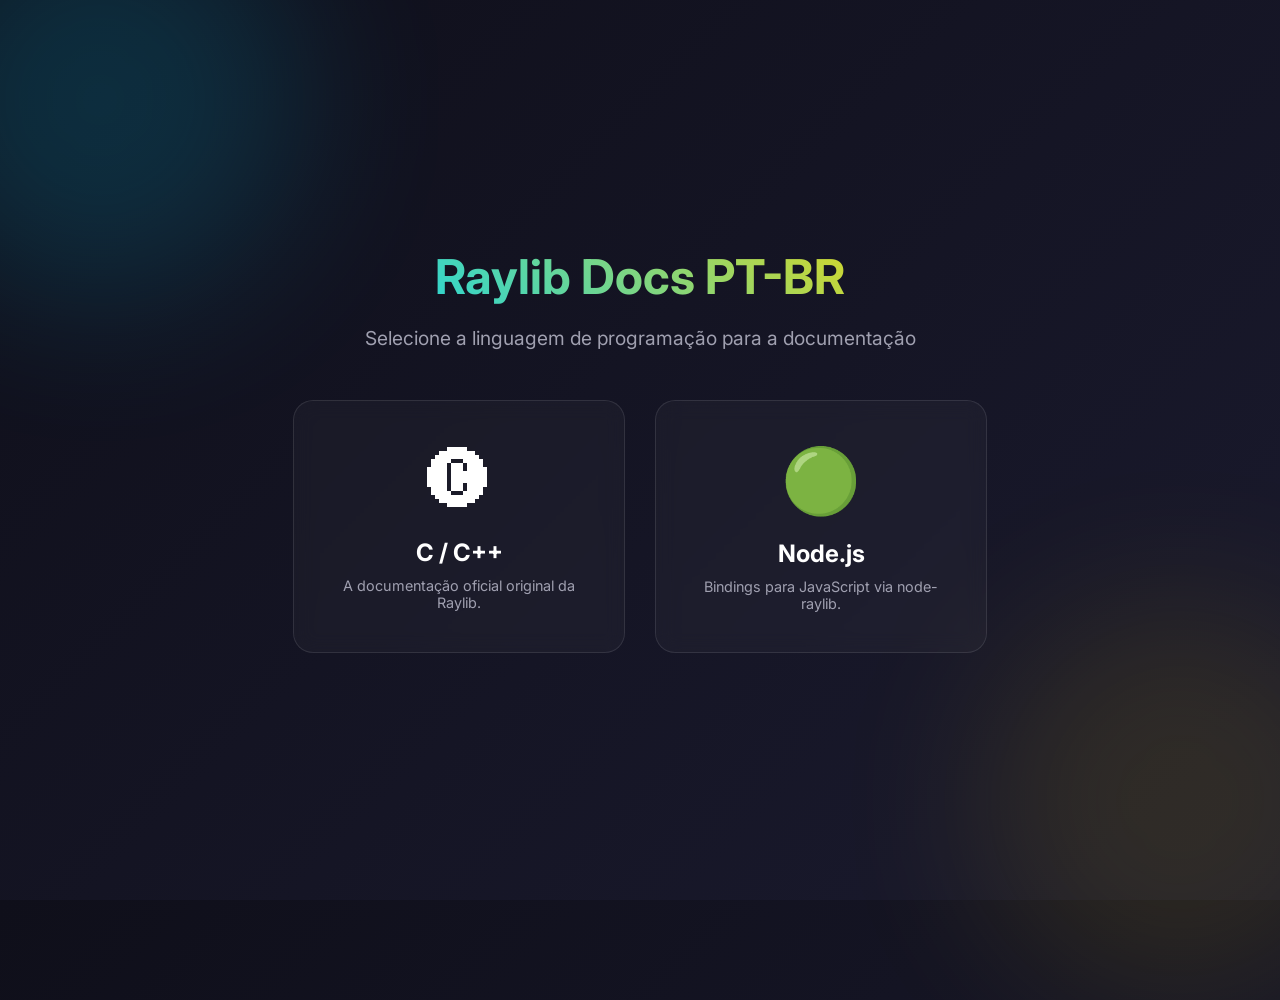
<file: public/index.html>
<!DOCTYPE html>
<html lang="pt-BR">
<head>
    <meta charset="UTF-8">
    <meta name="viewport" content="width=device-width, initial-scale=1.0">
    <title>Raylib & Node-Raylib Docs | Selecione a Linguagem</title>
    <link rel="preconnect" href="https://fonts.googleapis.com">
    <link rel="preconnect" href="https://fonts.gstatic.com" crossorigin>
    <link href="https://fonts.googleapis.com/css2?family=Inter:wght@300;400;600;800&display=swap" rel="stylesheet">
    <link rel="stylesheet" href="styles.css">
    <style>
        body {
            display: flex;
            align-items: center;
            justify-content: center;
            min-height: 100vh;
            background: linear-gradient(135deg, #0f0f1a 0%, #1a1a2e 100%);
            margin: 0;
            overflow: hidden;
        }

        .landing-container {
            text-align: center;
            z-index: 10;
        }

        h1 {
            font-size: 3rem;
            margin-bottom: 10px;
            background: -webkit-linear-gradient(45deg, #00d4ff, #FFD700);
            -webkit-background-clip: text;
            -webkit-text-fill-color: transparent;
        }
        
        p.subtitle {
            color: #a0a0b0;
            font-size: 1.2rem;
            margin-bottom: 50px;
        }

        .cards {
            display: flex;
            gap: 30px;
            justify-content: center;
            flex-wrap: wrap;
        }

        .card {
            background: rgba(255, 255, 255, 0.03);
            border: 1px solid rgba(255, 255, 255, 0.1);
            border-radius: 20px;
            padding: 40px;
            width: 250px;
            cursor: pointer;
            transition: all 0.3s ease;
            backdrop-filter: blur(10px);
            text-decoration: none;
            color: white;
            display: flex;
            flex-direction: column;
            align-items: center;
        }

        .card:hover {
            transform: translateY(-10px);
            background: rgba(255, 255, 255, 0.08);
            border-color: rgba(255, 255, 255, 0.3);
            box-shadow: 0 10px 30px rgba(0, 212, 255, 0.2);
        }

        .card-icon {
            font-size: 4rem;
            margin-bottom: 20px;
        }

        .card h2 {
            font-size: 1.5rem;
            margin: 0 0 10px 0;
        }

        .card p {
            color: #a0a0b0;
            font-size: 0.9rem;
            margin: 0;
        }
        
        .blob {
            position: absolute;
            filter: blur(80px);
            z-index: 1;
            opacity: 0.5;
        }
        .blob-1 {
            top: -100px;
            left: -100px;
            width: 400px;
            height: 400px;
            background: rgba(0, 212, 255, 0.3);
            border-radius: 50%;
        }
        .blob-2 {
            bottom: -100px;
            right: -100px;
            width: 400px;
            height: 400px;
            background: rgba(255, 215, 0, 0.2);
            border-radius: 50%;
        }
    </style>
</head>
<body>
    <div class="blob blob-1"></div>
    <div class="blob blob-2"></div>

    <div class="landing-container">
        <h1>Raylib Docs PT-BR</h1>
        <p class="subtitle">Selecione a linguagem de programação para a documentação</p>

        <div class="cards">
            <a href="docs.html?lang=c" class="card">
                <div class="card-icon">🅒</div>
                <h2>C / C++</h2>
                <p>A documentação oficial original da Raylib.</p>
            </a>
            
            <a href="docs.html?lang=node" class="card">
                <div class="card-icon">🟢</div>
                <h2>Node.js</h2>
                <p>Bindings para JavaScript via node-raylib.</p>
            </a>
        </div>
    </div>
</body>
</html>
</file>
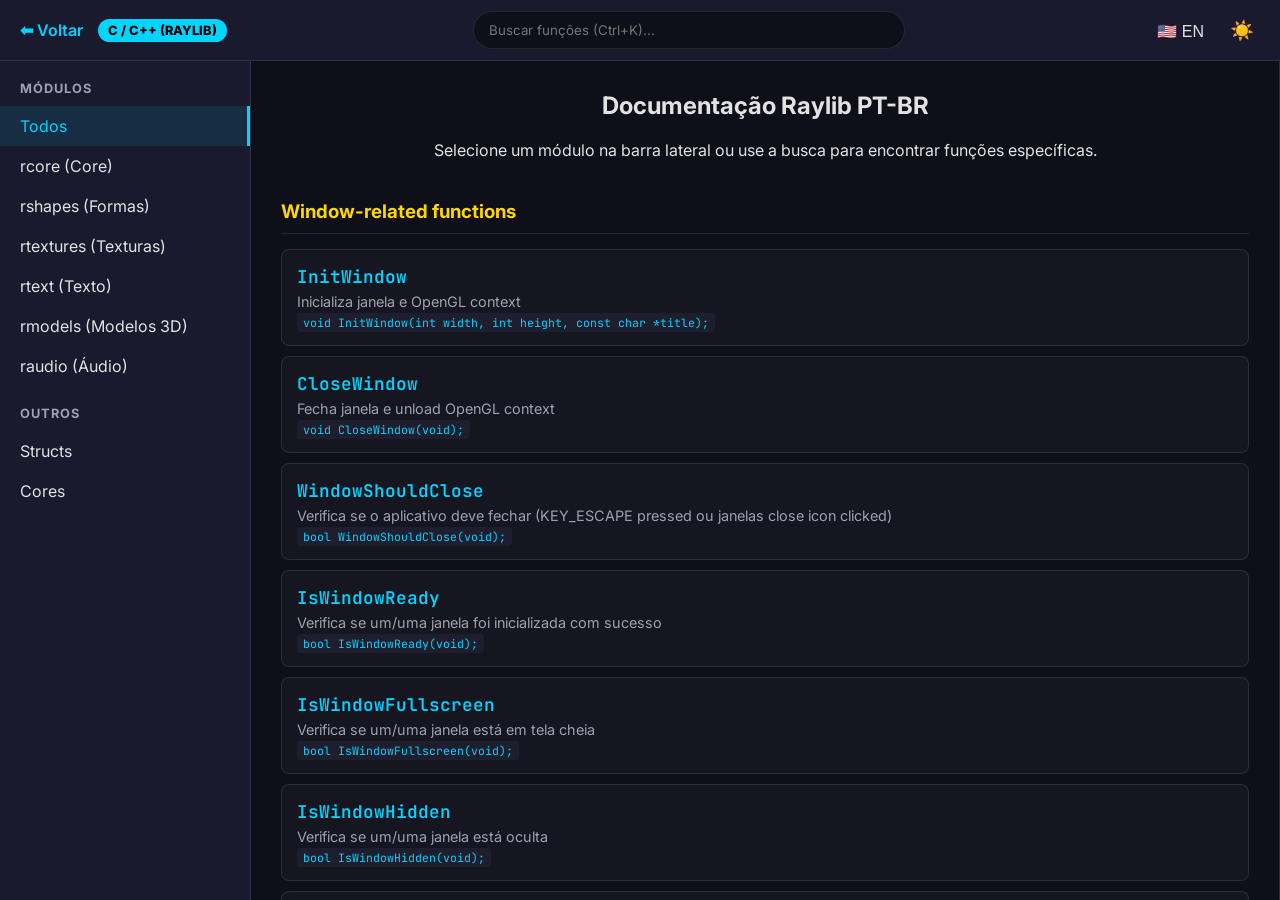
<file: public/docs.html>
<!DOCTYPE html>
<html lang="pt-BR">
<head>
    <meta charset="UTF-8">
    <meta name="viewport" content="width=device-width, initial-scale=1.0">
    <title>Raylib Docs</title>
    <link rel="preconnect" href="https://fonts.googleapis.com">
    <link rel="preconnect" href="https://fonts.gstatic.com" crossorigin>
    <link href="https://fonts.googleapis.com/css2?family=Inter:wght@300;400;600&family=JetBrains+Mono:wght@400;700&display=swap" rel="stylesheet">
    <link rel="stylesheet" href="styles.css">
</head>
<body>
    <!-- Topbar -->
    <header class="topbar">
        <div class="logo">
            <a href="index.html">⬅ Voltar</a>
            <span id="current-lang-badge">Raylib</span>
        </div>
        <div class="search-container">
            <input type="text" id="search-input" placeholder="Buscar funções (Ctrl+K)...">
        </div>
        <div class="controls">
            <button id="ui-lang-toggle" title="Mudar idioma / Change language" style="font-size: 1rem; margin-right: 10px;">🇺🇸 EN</button>
            <button id="theme-toggle">☀️</button>
        </div>
    </header>

    <div class="layout">
        <!-- Sidebar -->
        <aside class="sidebar">
            <nav id="nav-modules">
                <h3>Módulos</h3>
                <ul>
                    <li data-module="all" class="active">Todos</li>
                    <li data-module="rcore">rcore (Core)</li>
                    <li data-module="rshapes">rshapes (Formas)</li>
                    <li data-module="rtextures">rtextures (Texturas)</li>
                    <li data-module="rtext">rtext (Texto)</li>
                    <li data-module="rmodels">rmodels (Modelos 3D)</li>
                    <li data-module="raudio">raudio (Áudio)</li>
                </ul>
                
                <h3>Outros</h3>
                <ul>
                    <li data-view="structs">Structs</li>
                    <li data-view="colors">Cores</li>
                </ul>
            </nav>
        </aside>

        <!-- Main Content -->
        <main class="content">
            <div id="welcome-msg" class="welcome-msg">
                <h2>Documentação Raylib PT-BR</h2>
                <p>Selecione um módulo na barra lateral ou use a busca para encontrar funções específicas.</p>
                
                <div class="getting-started" id="getting-started-node" style="display: none;">
                    <h3>Começando com node-raylib</h3>
                    <pre><code>npm install raylib</code></pre>
                    <pre><code>const r = require('raylib');

r.InitWindow(800, 450, "Olá Mundo");
r.SetTargetFPS(60);

while (!r.WindowShouldClose()) {
    r.BeginDrawing();
    r.ClearBackground(r.RAYWHITE);
    r.DrawText("node-raylib funciona!", 190, 200, 20, r.LIGHTGRAY);
    r.EndDrawing();
}

r.CloseWindow();</code></pre>
                </div>
            </div>

            <div id="results-container">
                <!-- Functions will be rendered here -->
            </div>
        </main>

        <!-- Right Panel (Details) -->
        <aside class="details-panel" id="details-panel">
            <div class="details-content">
                <button id="close-details">×</button>
                <div id="details-body">
                    <p class="placeholder">Selecione uma função para ver os detalhes.</p>
                </div>
            </div>
        </aside>
    </div>

    <script src="data.js"></script>
    <script src="app.js"></script>
</body>
</html>
</file>
<file: public/styles.css>
:root {
    /* Dark Theme (Default) */
    --bg-main: #0f0f1a;
    --bg-sidebar: #1a1a2e;
    --bg-panel: #161625;
    --bg-card: rgba(255, 255, 255, 0.03);
    --bg-card-hover: rgba(255, 255, 255, 0.08);
    --text-main: #e2e2e2;
    --text-muted: #a0a0b0;
    --border-color: rgba(255, 255, 255, 0.1);
    --accent: #00d4ff;
    --accent-hover: #00b0d4;
    --raylib-yellow: #FFD700;
    --code-bg: #1e1e2f;
    --code-text: #00d4ff;
}

[data-theme="light"] {
    --bg-main: #f5f6f8;
    --bg-sidebar: #ffffff;
    --bg-panel: #ffffff;
    --bg-card: #ffffff;
    --bg-card-hover: #f0f2f5;
    --text-main: #1a1a2e;
    --text-muted: #5a5a6e;
    --border-color: #e0e0e0;
    --accent: #0077cc;
    --accent-hover: #005fa3;
    --raylib-yellow: #d4b200;
    --code-bg: #f0f2f5;
    --code-text: #005fa3;
}

body {
    margin: 0;
    font-family: 'Inter', sans-serif;
    background-color: var(--bg-main);
    color: var(--text-main);
    height: 100vh;
    display: flex;
    flex-direction: column;
    overflow: hidden;
    transition: background-color 0.3s, color 0.3s;
}

/* Typography */
h1, h2, h3, h4 { margin-top: 0; }
a { color: var(--accent); text-decoration: none; }
a:hover { text-decoration: underline; }
code {
    font-family: 'JetBrains Mono', monospace;
    background: var(--code-bg);
    color: var(--code-text);
    padding: 2px 6px;
    border-radius: 4px;
    font-size: 0.9em;
}
pre {
    background: var(--code-bg);
    padding: 15px;
    border-radius: 8px;
    overflow-x: auto;
}
pre code {
    background: transparent;
    color: var(--text-main);
    padding: 0;
}

/* Topbar */
.topbar {
    height: 60px;
    background: var(--bg-sidebar);
    border-bottom: 1px solid var(--border-color);
    display: flex;
    align-items: center;
    justify-content: space-between;
    padding: 0 20px;
    z-index: 10;
}

.logo {
    display: flex;
    align-items: center;
    gap: 15px;
    font-weight: 600;
}

#current-lang-badge {
    background: var(--accent);
    color: var(--bg-main);
    padding: 4px 10px;
    border-radius: 20px;
    font-size: 0.8rem;
    font-weight: 800;
    text-transform: uppercase;
}

.search-container input {
    width: 400px;
    padding: 10px 15px;
    border-radius: 20px;
    border: 1px solid var(--border-color);
    background: var(--bg-main);
    color: var(--text-main);
    font-family: 'Inter', sans-serif;
    outline: none;
    transition: border-color 0.2s;
}
.search-container input:focus {
    border-color: var(--accent);
}

.controls button {
    background: none;
    border: none;
    color: var(--text-main);
    font-size: 1.2rem;
    cursor: pointer;
}

/* Layout */
.layout {
    display: flex;
    flex: 1;
    overflow: hidden;
}

/* Sidebar */
.sidebar {
    width: 250px;
    background: var(--bg-sidebar);
    border-right: 1px solid var(--border-color);
    overflow-y: auto;
    padding: 20px 0;
}

.sidebar h3 {
    padding: 0 20px;
    color: var(--text-muted);
    font-size: 0.8rem;
    text-transform: uppercase;
    letter-spacing: 1px;
    margin-bottom: 10px;
}

.sidebar ul {
    list-style: none;
    padding: 0;
    margin: 0 0 20px 0;
}

.sidebar li {
    padding: 10px 20px;
    cursor: pointer;
    transition: background 0.2s;
    color: var(--text-main);
}

.sidebar li:hover {
    background: var(--bg-card-hover);
}

.sidebar li.active {
    background: rgba(0, 212, 255, 0.1);
    color: var(--accent);
    border-right: 3px solid var(--accent);
}

/* Main Content */
.content {
    flex: 1;
    overflow-y: auto;
    padding: 30px;
    scroll-behavior: smooth;
}

.welcome-msg {
    text-align: center;
    margin-bottom: 40px;
}

.getting-started {
    background: var(--bg-card);
    border: 1px solid var(--border-color);
    border-radius: 10px;
    padding: 20px;
    text-align: left;
    margin: 20px auto;
    max-width: 600px;
}

/* Function List */
.func-group {
    margin-bottom: 30px;
}

.func-group h3 {
    border-bottom: 1px solid var(--border-color);
    padding-bottom: 10px;
    margin-bottom: 15px;
    color: var(--raylib-yellow);
}

.func-card {
    background: var(--bg-card);
    border: 1px solid var(--border-color);
    border-radius: 8px;
    padding: 15px;
    margin-bottom: 10px;
    cursor: pointer;
    transition: all 0.2s;
}

.func-card:hover {
    background: var(--bg-card-hover);
    border-color: var(--accent);
}

.func-name {
    font-size: 1.1rem;
    font-weight: 600;
    color: var(--accent);
    margin-bottom: 5px;
    font-family: 'JetBrains Mono', monospace;
}

.func-desc {
    color: var(--text-muted);
    font-size: 0.9rem;
}

/* Details Panel */
.details-panel {
    width: 0;
    background: var(--bg-panel);
    border-left: 1px solid var(--border-color);
    overflow-y: auto;
    transition: width 0.3s ease;
}

.details-panel.open {
    width: 450px;
}

.details-content {
    padding: 30px;
    position: relative;
    white-space: normal;
}

#close-details {
    position: absolute;
    top: 20px;
    right: 20px;
    background: none;
    border: none;
    color: var(--text-muted);
    font-size: 1.5rem;
    cursor: pointer;
}
#close-details:hover {
    color: var(--text-main);
}

.detail-sig {
    margin: 20px 0;
    padding: 15px;
    background: var(--code-bg);
    border-radius: 8px;
    border-left: 4px solid var(--accent);
    font-family: 'JetBrains Mono', monospace;
    font-size: 0.9rem;
    color: var(--text-main);
    word-break: break-all;
}

.detail-example {
    margin-top: 20px;
}

/* Color Swatches */
.color-grid {
    display: grid;
    grid-template-columns: repeat(auto-fill, minmax(150px, 1fr));
    gap: 15px;
}

.color-card {
    background: var(--bg-card);
    border: 1px solid var(--border-color);
    border-radius: 8px;
    padding: 10px;
    text-align: center;
}

.color-swatch {
    height: 80px;
    border-radius: 4px;
    margin-bottom: 10px;
    border: 1px solid rgba(0,0,0,0.2);
}

.highlight {
    background-color: rgba(255, 215, 0, 0.3);
    border-radius: 2px;
}

/* Responsive */
@media (max-width: 1000px) {
    .details-panel.open { width: 350px; }
    .search-container input { width: 250px; }
}

@media (max-width: 768px) {
    .layout { flex-direction: column; }
    .sidebar { width: 100%; height: auto; border-right: none; border-bottom: 1px solid var(--border-color); display: flex; overflow-x: auto; padding: 10px;}
    .sidebar ul { display: flex; margin: 0; }
    .sidebar h3 { display: none; }
    .sidebar li { white-space: nowrap; }
    .details-panel.open { position: fixed; top: 60px; right: 0; bottom: 0; width: 100%; z-index: 20; }
}
</file>
